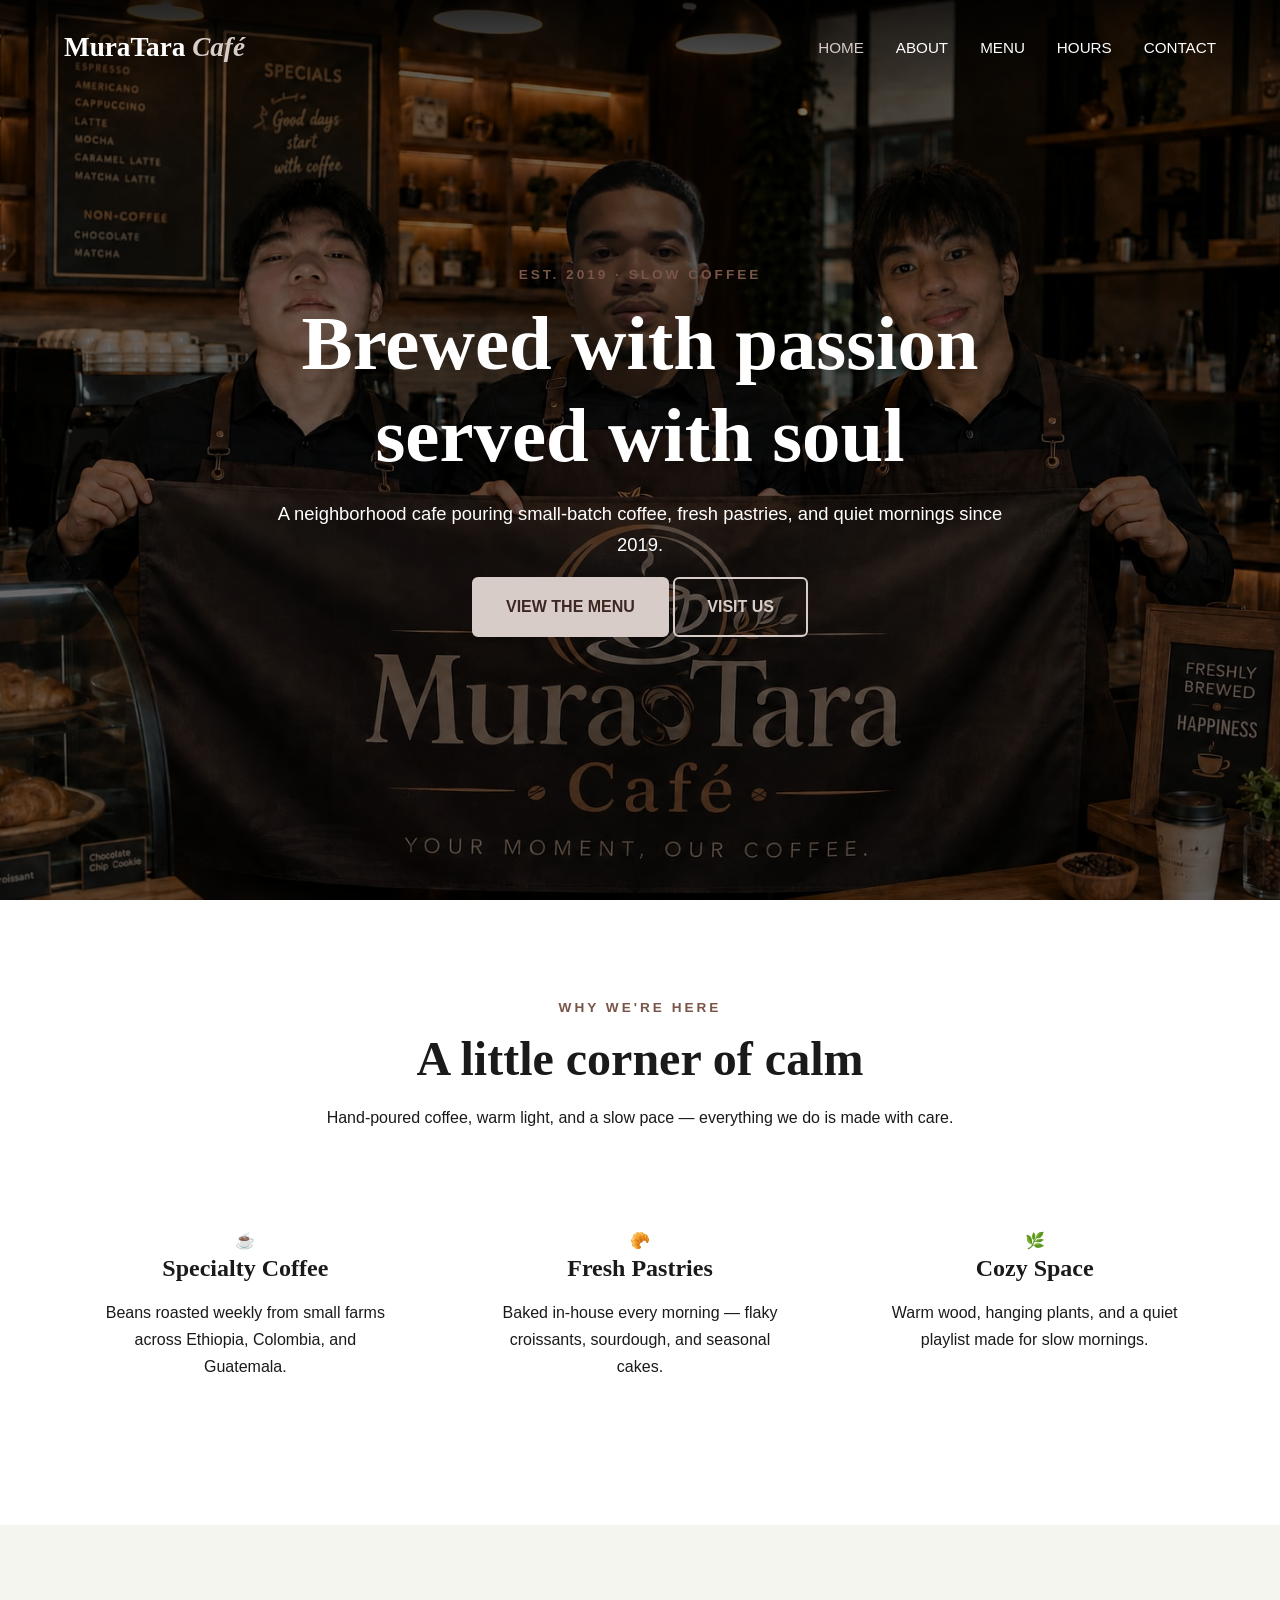
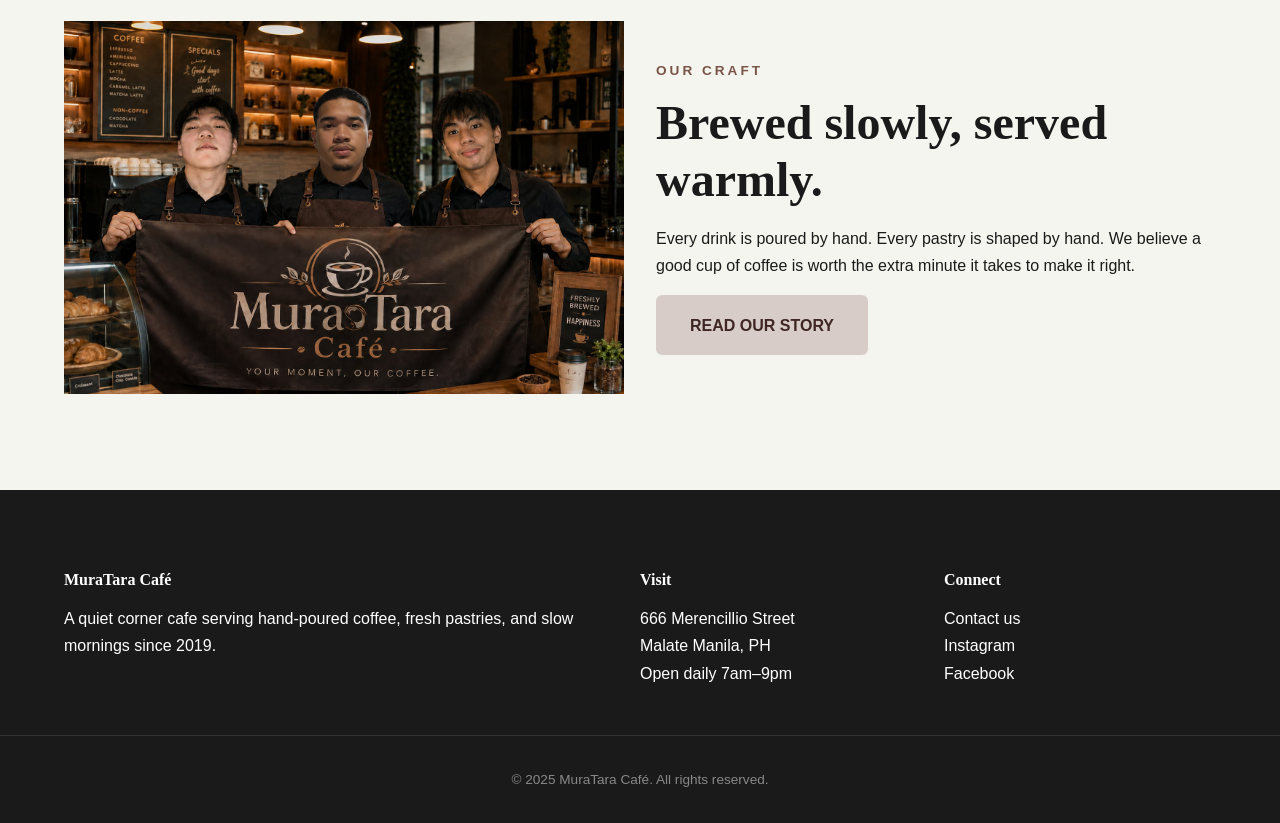
<file: index.html>
<!DOCTYPE html>
<html lang="en">
<head>
  <meta charset="UTF-8" />
  <meta name="viewport" content="width=device-width, initial-scale=1.0" />
  <title>MuraTara Cafe</title>
  <link rel="stylesheet" href="css/style.css" />
</head>
<body>
  <header>
    <div class="nav-container">
      <a href="index.html" class="logo">MuraTara<span> Café</span></a>
      <nav>
        <ul>
          <li><a href="index.html" class="active">Home</a></li>
          <li><a href="pages/about.html">About</a></li>
          <li><a href="pages/menu.html">Menu</a></li>
          <li><a href="pages/schedule.html">Hours</a></li>
          <li><a href="pages/contact.html">Contact</a></li>
        </ul>
      </nav>
    </div>
  </header>

  <main>
    <section class="hero">
      <img src="images/ervin.jpg" alt="Brew & Bloom Cafe Interior" class="bg-img" />
      <div class="bg-overlay"></div>

      <div class="hero-content">
        <span class="eyebrow text-tan">Est. 2019 · Slow Coffee</span>
        <h1>Brewed with passion<br/>served with soul</h1>
        <p>A neighborhood cafe pouring small-batch coffee, fresh pastries, and quiet mornings since 2019.</p>
        <a href="pages/menu.html" class="btn">View the Menu</a>
        <a href="pages/contact.html" class="btn btn-outline">Visit Us</a>
      </div>
    </section>

    <section>
      <div class="container">
        <div class="section-title">
          <span class="eyebrow">Why we're here</span>
          <h2>A little corner of calm</h2>
          <p>Hand-poured coffee, warm light, and a slow pace — everything we do is made with care.</p>
        </div>
        
        <div class="highlights">
          <article class="highlight-card">
            <div class="icon">☕</div>
            <h3>Specialty Coffee</h3>
            <p>Beans roasted weekly from small farms across Ethiopia, Colombia, and Guatemala.</p>
          </article>
          
          <article class="highlight-card">
            <div class="icon">🥐</div>
            <h3>Fresh Pastries</h3>
            <p>Baked in-house every morning — flaky croissants, sourdough, and seasonal cakes.</p>
          </article>
          
          <article class="highlight-card">
            <div class="icon">🌿</div>
            <h3>Cozy Space</h3>
            <p>Warm wood, hanging plants, and a quiet playlist made for slow mornings.</p>
          </article>
        </div>
      </div>
    </section>

    <section class="bg-beige">
      <div class="container">
        <div class="about-grid">
          <img src="images/ervin.jpg" alt="Barista pouring latte art" />
          <div class="about-text">
            <span class="eyebrow">Our craft</span>
            <h2>Brewed slowly, served warmly.</h2>
            <p>Every drink is poured by hand. Every pastry is shaped by hand. We believe a good cup of coffee is worth the extra minute it takes to make it right.</p>
            <a href="pages/about.html" class="btn">Read Our Story</a>
          </div>
        </div>
      </div>
    </section>
  </main>

  <footer>
    <div class="footer-grid">
      <div>
        <h4>MuraTara Café</h4>
        <p>A quiet corner cafe serving hand-poured coffee, fresh pastries, and slow mornings since 2019.</p>
      </div>
      <div>
        <h4>Visit</h4>
        <ul>
         <li>666 Merencillio Street</li>
          <li>Malate Manila, PH</li>
          <li>Open daily 7am–9pm</li>
        </ul>
      </div>
      <div>
        <h4>Connect</h4>
        <ul>
          <li><a href="pages/contact.html">Contact us</a></li>
          <li><a href="#">Instagram</a></li>
          <li><a href="#">Facebook</a></li>
        </ul>
      </div>
    </div>
    <div class="footer-bottom">© 2025 MuraTara Café. All rights reserved.</div>
  </footer>
</body>
</html>
</file>
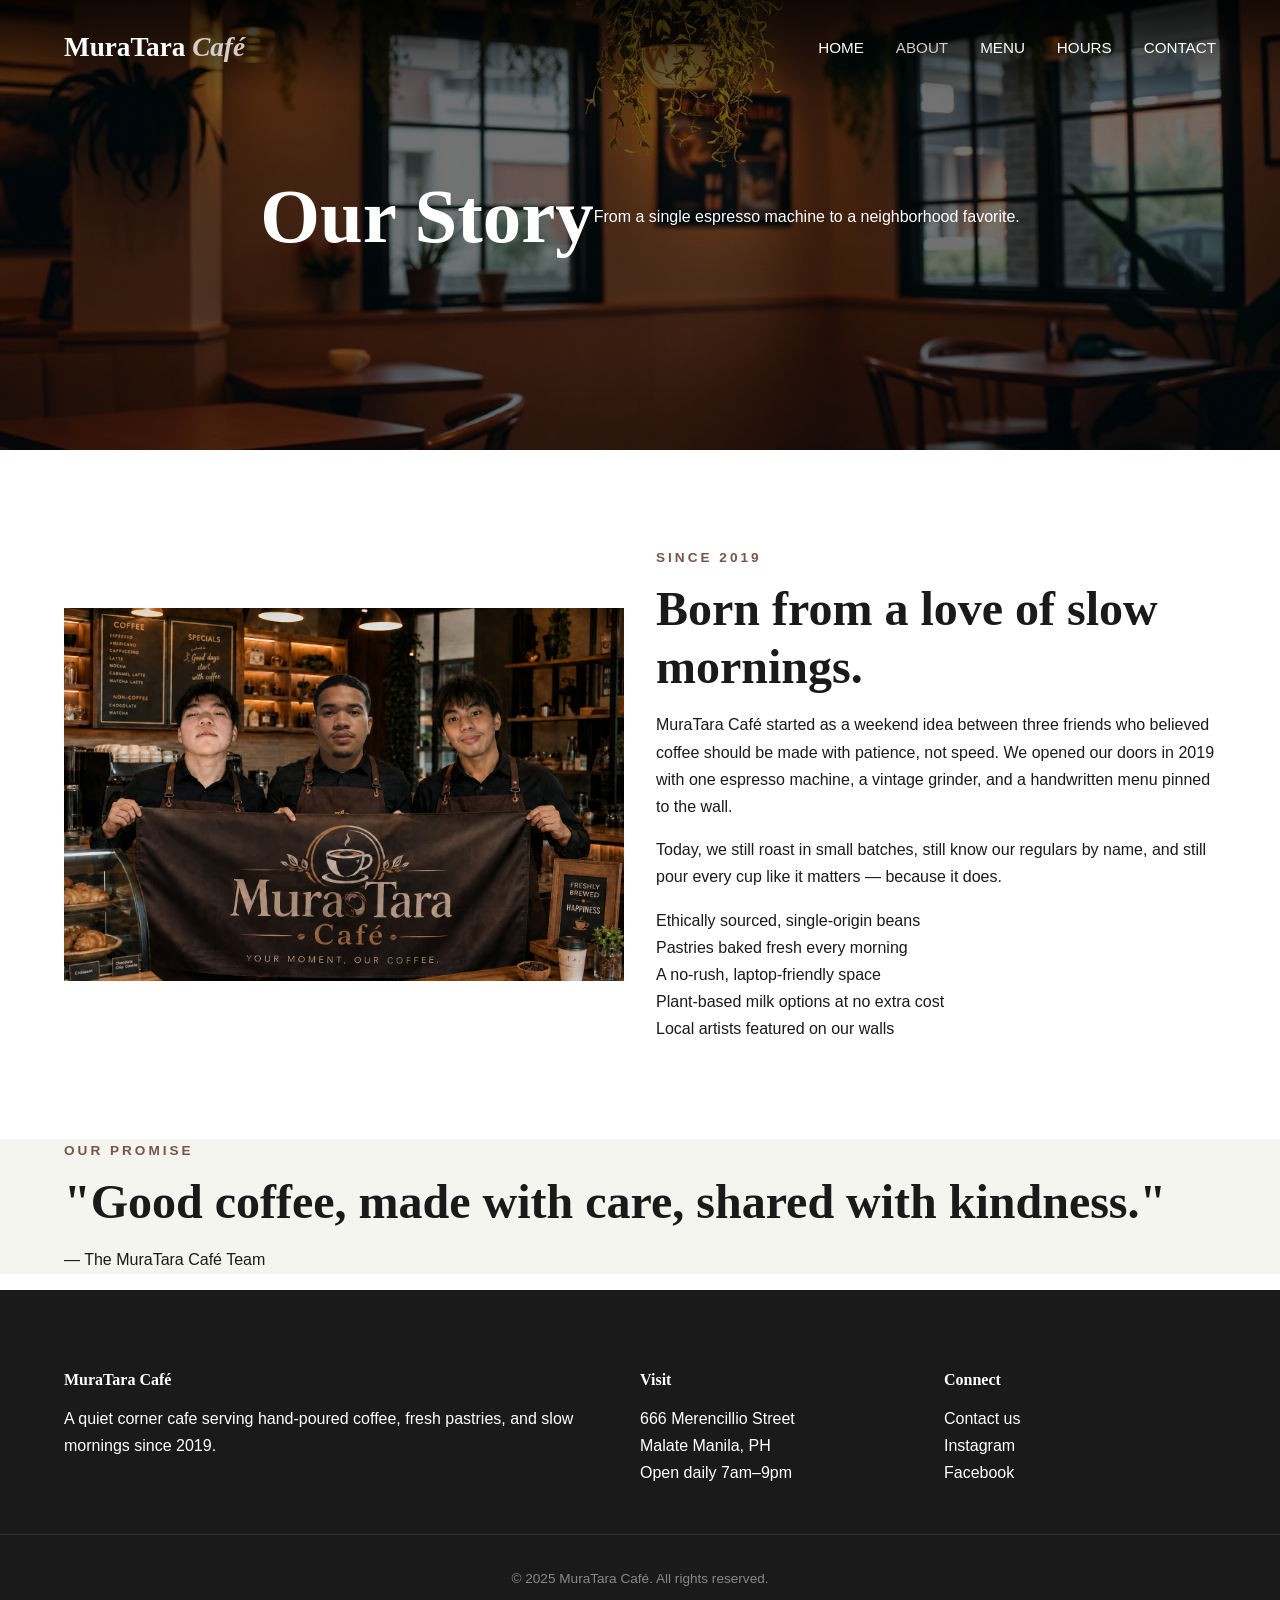
<file: pages/about.html>
<!DOCTYPE html>
<html lang="en">
<head>
  <meta charset="UTF-8" />
  <meta name="viewport" content="width=device-width, initial-scale=1.0" />
  <title>About — Brew & Bloom Cafe</title>
  <link rel="stylesheet" href="../css/style.css" />
</head>
<body>
  <header>
    <div class="nav-container">
      <a href="../index.html" class="logo">MuraTara<span> Café</span></a>
      <nav>
        <ul>
          <li><a href="../index.html">Home</a></li>
          <li><a href="about.html" class="active">About</a></li>
          <li><a href="menu.html">Menu</a></li>
          <li><a href="schedule.html">Hours</a></li>
          <li><a href="contact.html">Contact</a></li>
        </ul>
      </nav>
    </div>
  </header>

  <section class="page-banner">
    <img src="../images/hero.jpg" alt="Coffee beans roasting" class="bg-img" />
    <div class="bg-overlay"></div>

    <h1>Our Story</h1>
    <p>From a single espresso machine to a neighborhood favorite.</p>
  </section>

  <main>
    <section>
      <div class="container">
        <div class="about-grid">
          <img src="../images/ervin.jpg" alt="Barista crafting a pour-over coffee" />
          <article class="about-text">
            <span class="eyebrow">Since 2019</span>
            <h2>Born from a love of slow mornings.</h2>
            <p>MuraTara Café started as a weekend idea between three friends who believed coffee should be made with patience, not speed. We opened our doors in 2019 with one espresso machine, a vintage grinder, and a handwritten menu pinned to the wall.</p>
            <p>Today, we still roast in small batches, still know our regulars by name, and still pour every cup like it matters — because it does.</p>

            <ul aria-label="What we value">
              <li>Ethically sourced, single-origin beans</li>
              <li>Pastries baked fresh every morning</li>
              <li>A no-rush, laptop-friendly space</li>
              <li>Plant-based milk options at no extra cost</li>
              <li>Local artists featured on our walls</li>
            </ul>
          </article>
        </div>
      </div>
    </section>

    <aside class="bg-beige quote-section">
      <div class="container">
        <span class="eyebrow">Our promise</span>
        <h2 class="italic">"Good coffee, made with care, shared with kindness."</h2>
        <p>— The MuraTara Café Team</p>
      </div>
    </aside>
  </main>

  <footer>
    <div class="footer-grid">
      <div>
        <h4>MuraTara Café</h4>
        <p>A quiet corner cafe serving hand-poured coffee, fresh pastries, and slow mornings since 2019.</p>
      </div>
      <div>
        <h4>Visit</h4>
        <ul>
         <li>666 Merencillio Street</li>
          <li>Malate Manila, PH</li>
          <li>Open daily 7am–9pm</li>
        </ul>
      </div>
      <div>
        <h4>Connect</h4>
        <ul>
          <li><a href="contact.html">Contact us</a></li>
          <li><a href="#">Instagram</a></li>
          <li><a href="#">Facebook</a></li>
        </ul>
      </div>
    </div>
    <div class="footer-bottom">© 2025 MuraTara Café. All rights reserved.</div>
  </footer>
</body>
</html>
</file>
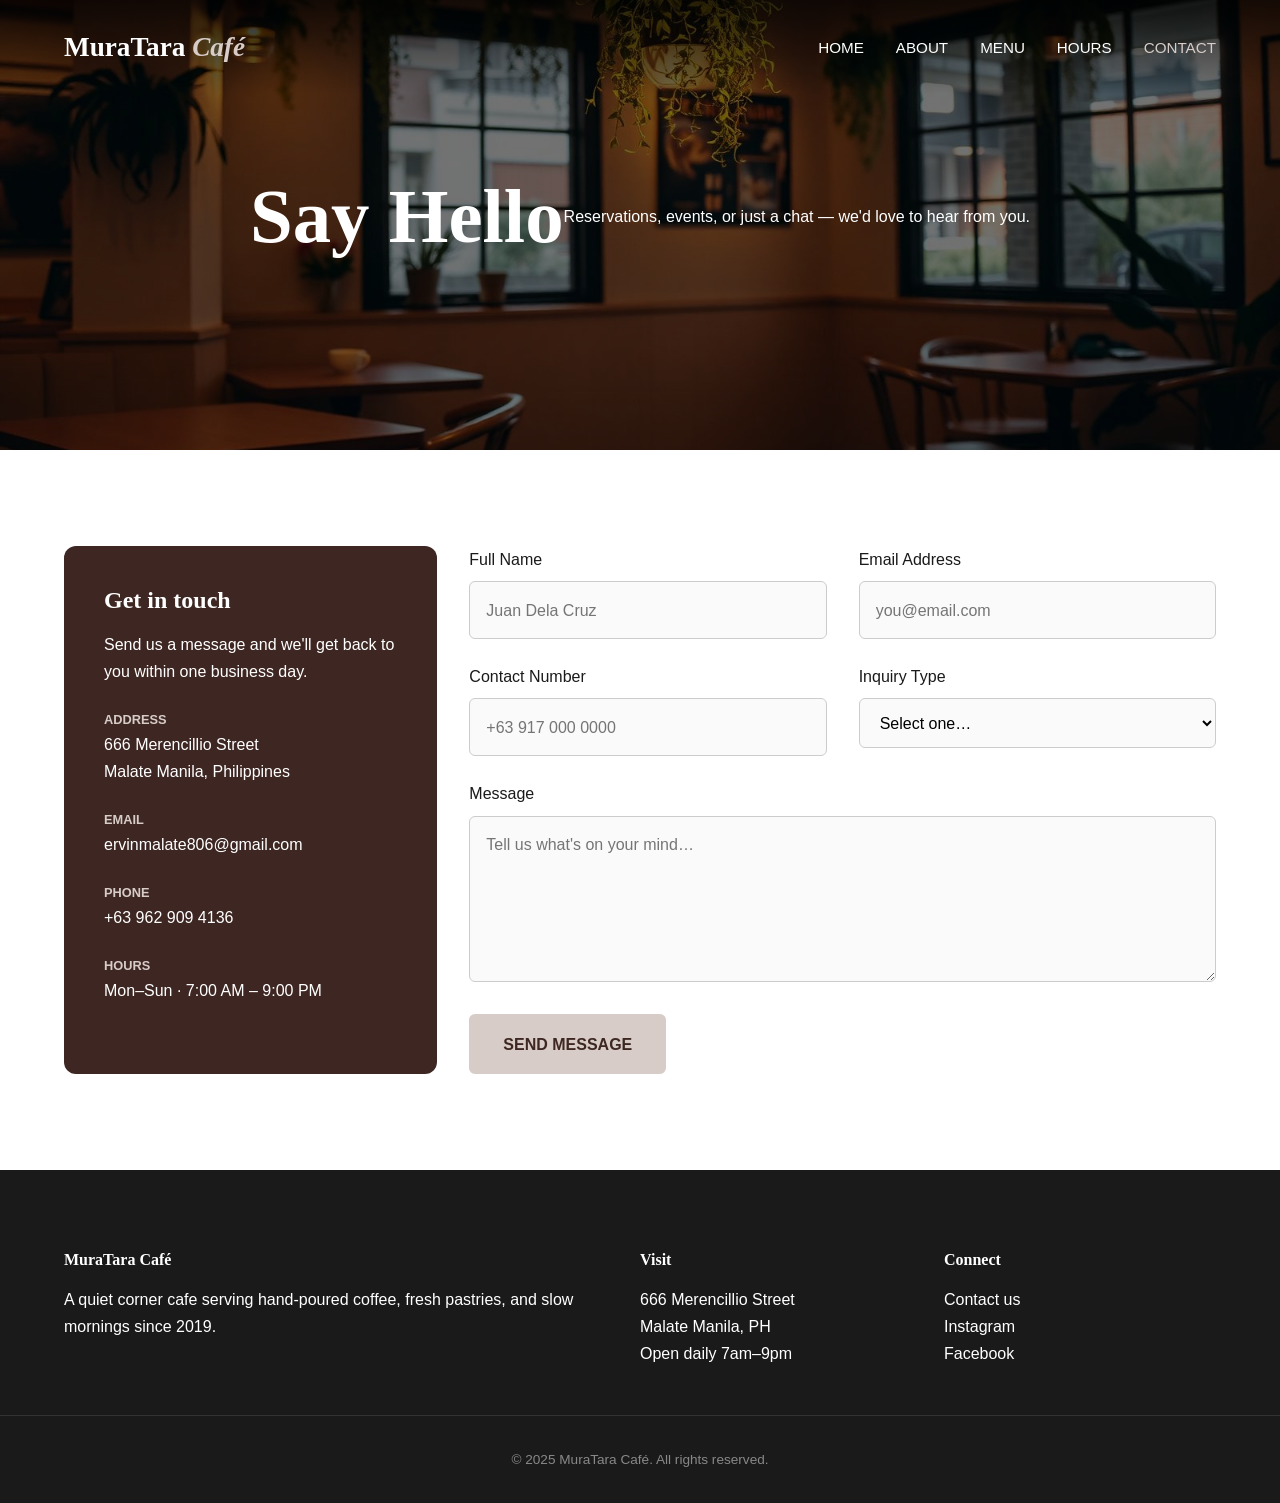
<file: pages/contact.html>
<!DOCTYPE html>
<html lang="en">
<head>
  <meta charset="UTF-8" />
  <meta name="viewport" content="width=device-width, initial-scale=1.0" />
  <title>Contact — Brew & Bloom Cafe</title>
  <link rel="stylesheet" href="../css/style.css" />
</head>
<body>
  <header>
    <div class="nav-container">
      <a href="../index.html" class="logo">MuraTara<span> Café</span></a>
      <nav>
        <ul>
          <li><a href="../index.html">Home</a></li>
          <li><a href="about.html">About</a></li>
          <li><a href="menu.html">Menu</a></li>
          <li><a href="schedule.html">Hours</a></li>
          <li><a href="contact.html" class="active">Contact</a></li>
        </ul>
      </nav>
    </div>
  </header>

  <section class="page-banner">
    <img src="../images/hero.jpg" alt="Cafe exterior" class="bg-img" />
    <div class="bg-overlay"></div>

    <h1>Say Hello</h1>
    <p>Reservations, events, or just a chat — we'd love to hear from you.</p>
  </section>

  <main>
    <section>
      <div class="container">
        <div class="contact-grid">
          <aside class="contact-info">
            <h3>Get in touch</h3>
            <p>Send us a message and we'll get back to you within one business day.</p>

            <div class="info-item">
              <strong>Address</strong>
              666 Merencillio Street<br/>Malate Manila, Philippines
            </div>
            <div class="info-item">
              <strong>Email</strong>
              ervinmalate806@gmail.com
            </div>
            <div class="info-item">
              <strong>Phone</strong>
              +63 962 909 4136
            </div>
            <div class="info-item">
              <strong>Hours</strong>
              Mon–Sun · 7:00 AM – 9:00 PM
            </div>
          </aside>

          <form action="mailto:ervinmalate806@gmail.com" method="post" enctype="text/plain">
            <div class="form-row">
              <div class="form-group">
                <label for="name">Full Name</label>
                <input type="text" id="name" name="Full_Name" placeholder="Juan Dela Cruz" required />
              </div>
              <div class="form-group">
                <label for="email">Email Address</label>
                <input type="email" id="email" name="Email" placeholder="you@email.com" required />
              </div>
            </div>

            <div class="form-row">
              <div class="form-group">
                <label for="phone">Contact Number</label>
                <input type="tel" id="phone" name="Contact_Number" placeholder="+63 917 000 0000" required />
              </div>
              <div class="form-group">
                <label for="subject">Inquiry Type</label>
                <select id="subject" name="Subject" required>
                  <option value="">Select one…</option>
                  <option>General Inquiry</option>
                  <option>Reservation</option>
                  <option>Event Booking</option>
                  <option>Catering</option>
                  <option>Feedback</option>
                </select>
              </div>
            </div>

            <div class="form-group">
              <label for="message">Message</label>
              <textarea id="message" name="Message" rows="5" placeholder="Tell us what's on your mind…" required></textarea>
            </div>

            <button type="submit" class="btn">Send Message</button>
          </form>
        </div>
      </div>
    </section>
  </main>

  <footer>
    <div class="footer-grid">
      <div>
        <h4>MuraTara Café</h4>
        <p>A quiet corner cafe serving hand-poured coffee, fresh pastries, and slow mornings since 2019.</p>
      </div>
      <div>
        <h4>Visit</h4>
        <ul>
          <li>666 Merencillio Street</li>
          <li>Malate Manila, PH</li>
          <li>Open daily 7am–9pm</li>
        </ul>
      </div>
      <div>
        <h4>Connect</h4>
        <ul>
          <li><a href="contact.html">Contact us</a></li>
          <li><a href="#">Instagram</a></li>
          <li><a href="#">Facebook</a></li>
        </ul>
      </div>
    </div>
    <div class="footer-bottom">© 2025 MuraTara Café. All rights reserved.</div>
  </footer>
</body>
</html>
</file>
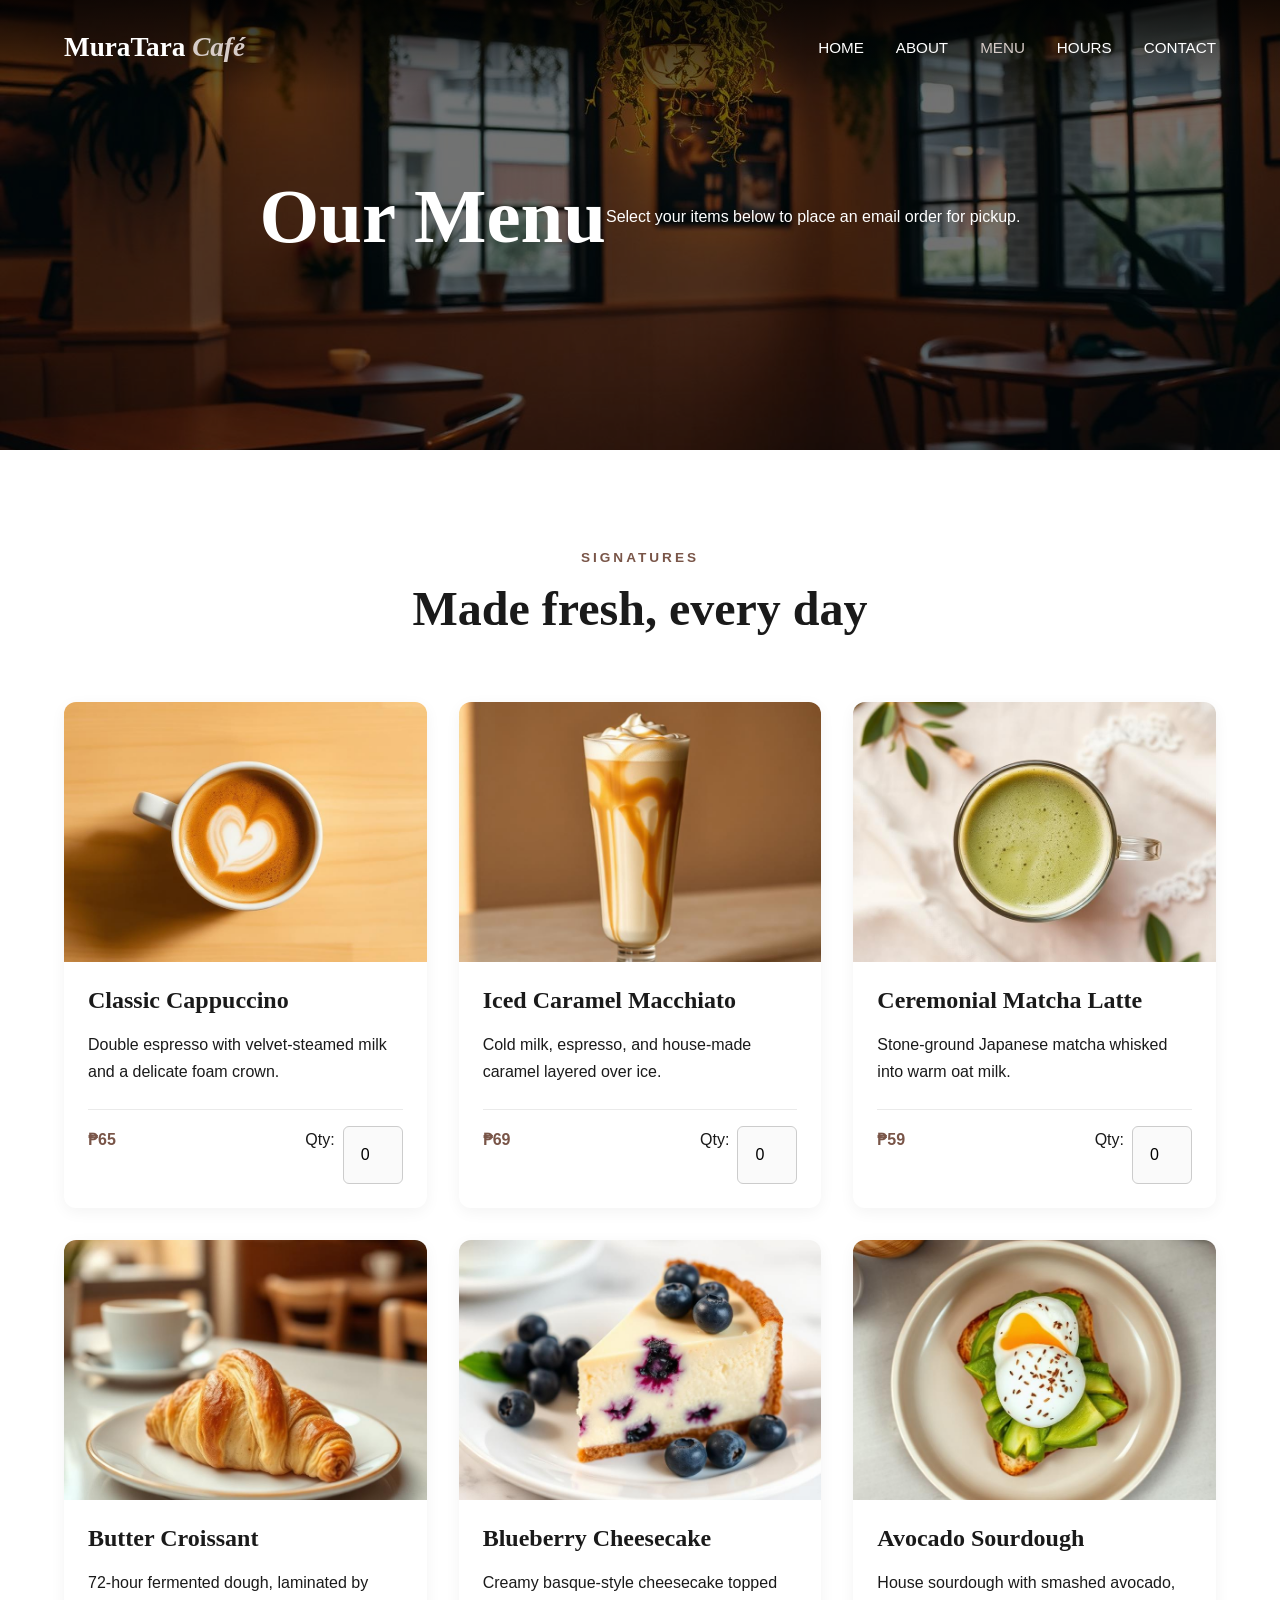
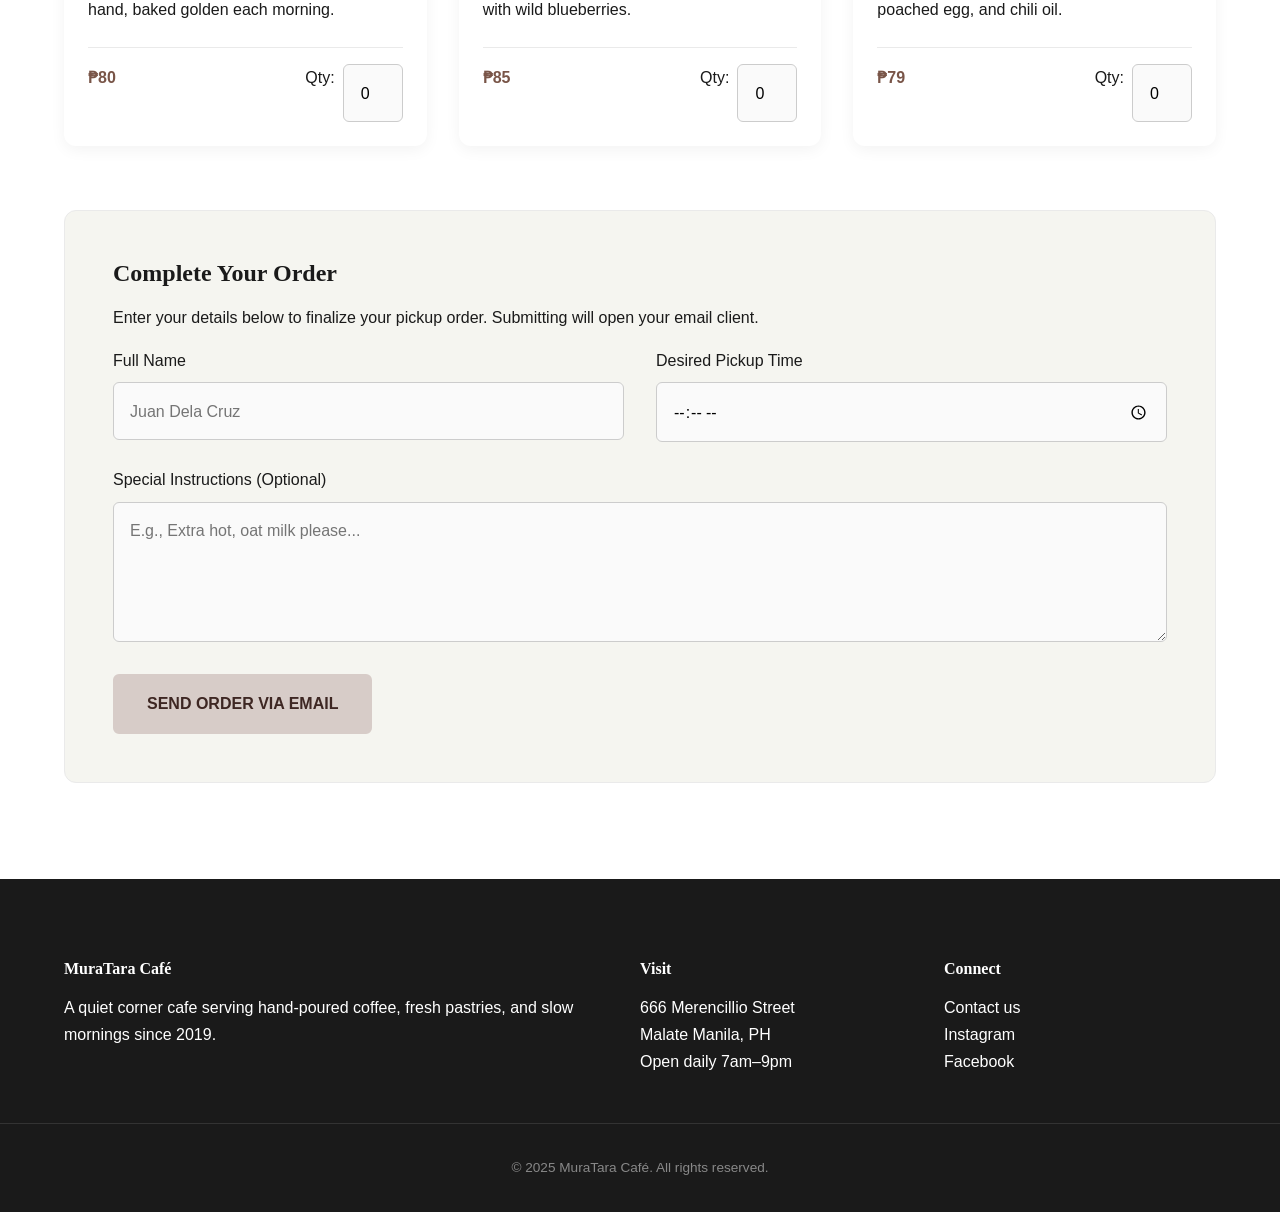
<file: pages/menu.html>
<!DOCTYPE html>
<html lang="en">
<head>
  <meta charset="UTF-8" />
  <meta name="viewport" content="width=device-width, initial-scale=1.0" />
  <title>Menu & Order — Brew & Bloom Cafe</title>
  <link rel="stylesheet" href="../css/style.css" />
</head>
<body>
  <header>
    <div class="nav-container">
      <a href="../index.html" class="logo">MuraTara<span> Café</span></a>
      <nav>
        <ul>
          <li><a href="../index.html">Home</a></li>
          <li><a href="about.html">About</a></li>
          <li><a href="menu.html" class="active">Menu</a></li>
          <li><a href="schedule.html">Hours</a></li>
          <li><a href="contact.html">Contact</a></li>
        </ul>
      </nav>
    </div>
  </header>

  <section class="page-banner">
    <img src="../images/hero.jpg" alt="Coffee spread" class="bg-img" />
    <div class="bg-overlay"></div>

    <h1>Our Menu</h1>
    <p>Select your items below to place an email order for pickup.</p>
  </section>

  <main>
    <section>
      <div class="container">
        <div class="section-title">
          <span class="eyebrow">Signatures</span>
          <h2>Made fresh, every day</h2>
        </div>

        <!-- Order Form connected to Gmail via mailto -->
        <!-- REPLACE "your-email@gmail.com" WITH YOUR ACTUAL GMAIL ADDRESS -->
        <form action="mailto:ervinmalate806@gmail.com?subject=New Cafe Order" method="POST" enctype="text/plain" class="order-form">
          
          <div class="card-grid">
            <!-- Item 1 -->
            <article class="card">
              <img src="../images/cappuccino.jpg" alt="Cappuccino with latte art" />
              <div class="card-body">
                <h3>Classic Cappuccino</h3>
                <p>Double espresso with velvet-steamed milk and a delicate foam crown.</p>
                <div class="price-row">
                  <div class="price">₱65</div>
                  <div class="qty-control">
                    <label for="qty-cap">Qty:</label>
                    <input type="number" id="qty-cap" name="Qty_Classic_Cappuccino" min="0" value="0" class="qty-input" />
                  </div>
                </div>
              </div>
            </article>

            <!-- Item 2 -->
            <article class="card">
              <img src="../images/macchiato.jpg" alt="Iced caramel macchiato" />
              <div class="card-body">
                <h3>Iced Caramel Macchiato</h3>
                <p>Cold milk, espresso, and house-made caramel layered over ice.</p>
                <div class="price-row">
                  <div class="price">₱69</div>
                  <div class="qty-control">
                    <label for="qty-mac">Qty:</label>
                    <input type="number" id="qty-mac" name="Qty_Iced_Caramel_Macchiato" min="0" value="0" class="qty-input" />
                  </div>
                </div>
              </div>
            </article>

            <!-- Item 3 -->
            <article class="card">
              <img src="../images/matcha.jpg" alt="Matcha latte" />
              <div class="card-body">
                <h3>Ceremonial Matcha Latte</h3>
                <p>Stone-ground Japanese matcha whisked into warm oat milk.</p>
                <div class="price-row">
                  <div class="price">₱59</div>
                  <div class="qty-control">
                    <label for="qty-mat">Qty:</label>
                    <input type="number" id="qty-mat" name="Qty_Matcha_Latte" min="0" value="0" class="qty-input" />
                  </div>
                </div>
              </div>
            </article>

            <!-- Item 4 -->
            <article class="card">
              <img src="../images/croissant.jpg" alt="Butter croissant" />
              <div class="card-body">
                <h3>Butter Croissant</h3>
                <p>72-hour fermented dough, laminated by hand, baked golden each morning.</p>
                <div class="price-row">
                  <div class="price">₱80</div>
                  <div class="qty-control">
                    <label for="qty-cro">Qty:</label>
                    <input type="number" id="qty-cro" name="Qty_Butter_Croissant" min="0" value="0" class="qty-input" />
                  </div>
                </div>
              </div>
            </article>

            <!-- Item 5 -->
            <article class="card">
              <img src="../images/cheesecake.jpg" alt="Blueberry cheesecake" />
              <div class="card-body">
                <h3>Blueberry Cheesecake</h3>
                <p>Creamy basque-style cheesecake topped with wild blueberries.</p>
                <div class="price-row">
                  <div class="price">₱85</div>
                  <div class="qty-control">
                    <label for="qty-che">Qty:</label>
                    <input type="number" id="qty-che" name="Qty_Blueberry_Cheesecake" min="0" value="0" class="qty-input" />
                  </div>
                </div>
              </div>
            </article>

            <!-- Item 6 -->
            <article class="card">
              <img src="../images/toast.jpg" alt="Avocado toast with poached egg" />
              <div class="card-body">
                <h3>Avocado Sourdough</h3>
                <p>House sourdough with smashed avocado, poached egg, and chili oil.</p>
                <div class="price-row">
                  <div class="price">₱79</div>
                  <div class="qty-control">
                    <label for="qty-avo">Qty:</label>
                    <input type="number" id="qty-avo" name="Qty_Avocado_Sourdough" min="0" value="0" class="qty-input" />
                  </div>
                </div>
              </div>
            </article>
          </div>

          <!-- Customer Order Details Checkout Box -->
          <div class="order-checkout bg-beige">
            <h3>Complete Your Order</h3>
            <p>Enter your details below to finalize your pickup order. Submitting will open your email client.</p>
            
            <div class="form-row">
              <div class="form-group">
                <label for="customer-name">Full Name</label>
                <input type="text" id="customer-name" name="Customer_Name" placeholder="Juan Dela Cruz" required />
              </div>
              <div class="form-group">
                <label for="pickup-time">Desired Pickup Time</label>
                <input type="time" id="pickup-time" name="Pickup_Time" required />
              </div>
            </div>
            
            <div class="form-group">
              <label for="order-notes">Special Instructions (Optional)</label>
              <textarea id="order-notes" name="Special_Instructions" rows="3" placeholder="E.g., Extra hot, oat milk please..."></textarea>
            </div>

            <button type="submit" class="btn">Send Order via Email</button>
          </div>
        </form>

      </div>
    </section>
  </main>

  <footer>
    <div class="footer-grid">
      <div>
        <h4>MuraTara Café</h4>
        <p>A quiet corner cafe serving hand-poured coffee, fresh pastries, and slow mornings since 2019.</p>
      </div>
      <div>
        <h4>Visit</h4>
        <ul>
          <li>666 Merencillio Street</li>
          <li>Malate Manila, PH</li>
          <li>Open daily 7am–9pm</li>
        </ul>
      </div>
      <div>
        <h4>Connect</h4>
        <ul>
          <li><a href="contact.html">Contact us</a></li>
          <li><a href="#">Instagram</a></li>
          <li><a href="#">Facebook</a></li>
        </ul>
      </div>
    </div>
    <div class="footer-bottom">© 2025 MuraTara Café. All rights reserved.</div>
  </footer>
</body>
</html>
</file>
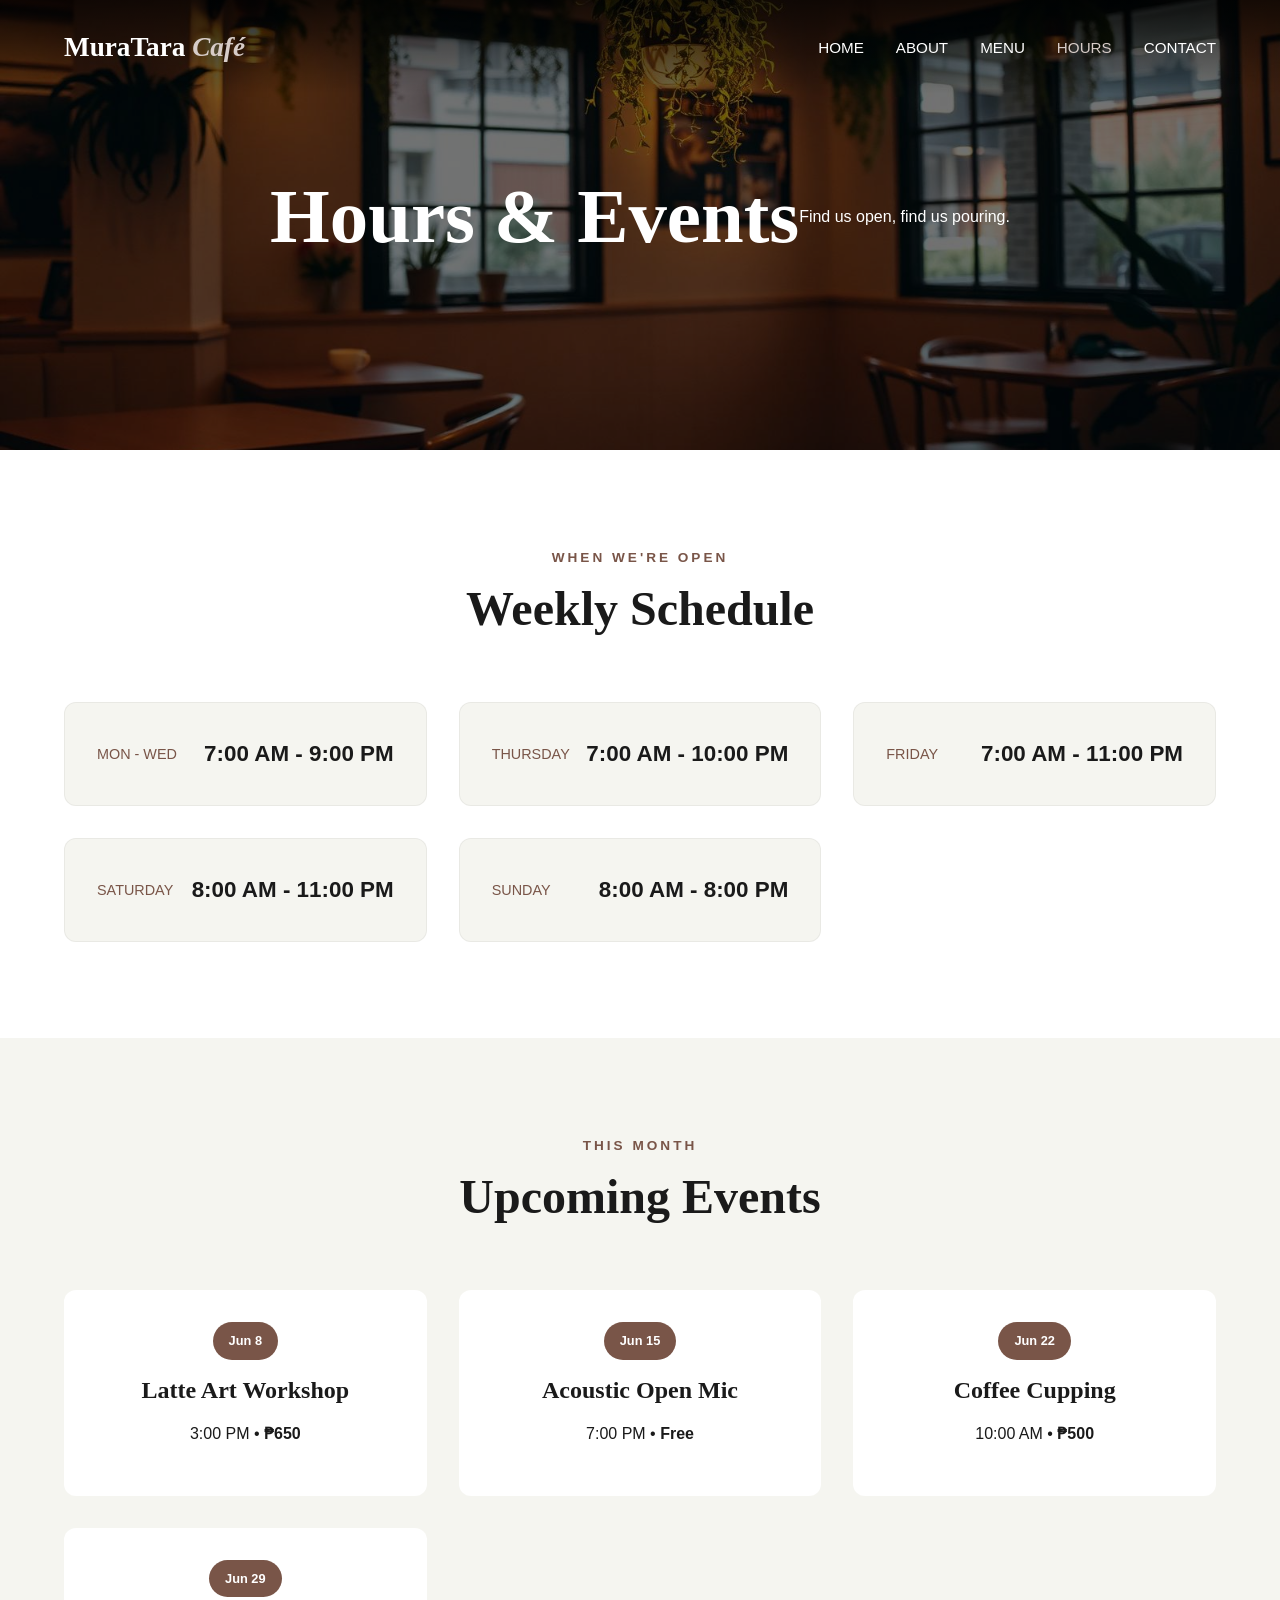
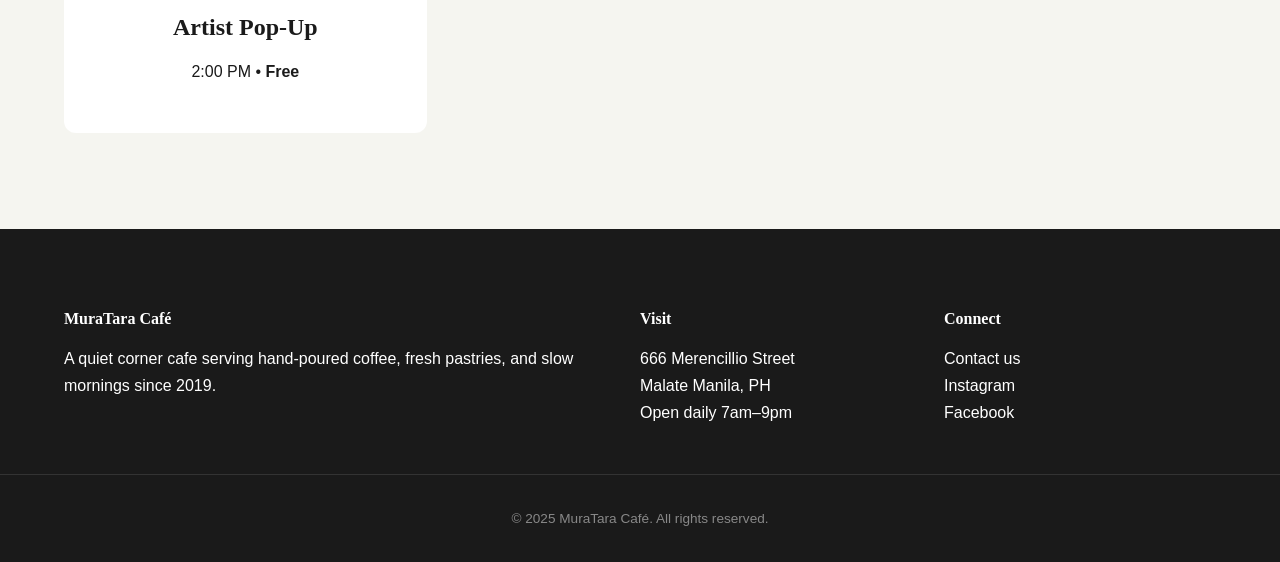
<file: pages/schedule.html>
<!DOCTYPE html>
<html lang="en">
<head>
  <meta charset="UTF-8" />
  <meta name="viewport" content="width=device-width, initial-scale=1.0" />
  <title>Hours & Events — Brew & Bloom Cafe</title>
  <link rel="stylesheet" href="../css/style.css" />
</head>
<body>
  <header>
    <div class="nav-container">
      <a href="../index.html" class="logo">MuraTara<span> Café</span></a>
      <nav>
        <ul>
          <li><a href="../index.html">Home</a></li>
          <li><a href="about.html">About</a></li>
          <li><a href="menu.html">Menu</a></li>
          <li><a href="schedule.html" class="active">Hours</a></li>
          <li><a href="contact.html">Contact</a></li>
        </ul>
      </nav>
    </div>
  </header>

  <section class="page-banner">
    <img src="../images/hero.jpg" alt="Coffee beans background" class="bg-img" />
    <div class="bg-overlay"></div>
    
    <h1>Hours & Events</h1>
    <p>Find us open, find us pouring.</p>
  </section>

  <main>
  <!-- Weekly Hours as Cards -->
  <section>
    <div class="container">
      <div class="section-title">
        <span class="eyebrow">When we're open</span>
        <h2>Weekly Schedule</h2>
      </div>

      <div class="hours-grid">
        <div class="hour-card"><span>Mon - Wed</span> <strong>7:00 AM - 9:00 PM</strong></div>
        <div class="hour-card"><span>Thursday</span> <strong>7:00 AM - 10:00 PM</strong></div>
        <div class="hour-card"><span>Friday</span> <strong>7:00 AM - 11:00 PM</strong></div>
        <div class="hour-card"><span>Saturday</span> <strong>8:00 AM - 11:00 PM</strong></div>
        <div class="hour-card"><span>Sunday</span> <strong>8:00 AM - 8:00 PM</strong></div>
      </div>
    </div>
  </section>

  <!-- Events as Highlight Tiles -->
  <section class="bg-beige">
    <div class="container">
      <div class="section-title">
        <span class="eyebrow">This month</span>
        <h2>Upcoming Events</h2>
      </div>

      <div class="event-grid">
        <div class="event-card">
          <div class="date-badge">Jun 8</div>
          <h3>Latte Art Workshop</h3>
          <p>3:00 PM • <strong>₱650</strong></p>
        </div>
        <div class="event-card">
          <div class="date-badge">Jun 15</div>
          <h3>Acoustic Open Mic</h3>
          <p>7:00 PM • <strong>Free</strong></p>
        </div>
        <div class="event-card">
          <div class="date-badge">Jun 22</div>
          <h3>Coffee Cupping</h3>
          <p>10:00 AM • <strong>₱500</strong></p>
        </div>
        <div class="event-card">
          <div class="date-badge">Jun 29</div>
          <h3>Artist Pop-Up</h3>
          <p>2:00 PM • <strong>Free</strong></p>
        </div>
      </div>
    </div>
  </section>
</main>

  <footer>
    <div class="footer-grid">
      <div>
        <h4>MuraTara Café</h4>
        <p>A quiet corner cafe serving hand-poured coffee, fresh pastries, and slow mornings since 2019.</p>
      </div>
      <div>
        <h4>Visit</h4>
        <ul>
          <li>666 Merencillio Street</li>
          <li>Malate Manila, PH</li>
          <li>Open daily 7am–9pm</li>
        </ul>
      </div>
      <div>
        <h4>Connect</h4>
        <ul>
          <li><a href="contact.html">Contact us</a></li>
          <li><a href="#">Instagram</a></li>
          <li><a href="#">Facebook</a></li>
        </ul>
      </div>
    </div>
    <div class="footer-bottom">© 2025 MuraTara Café. All rights reserved.</div>
  </footer>
</body>
</html>
</file>
<file: css/style.css>
/* ==========================================================================
   1. ROOT VARIABLES
   I keep all colors, fonts, and effects here so I can easily reuse them
   ========================================================================== */
:root {
  /* Main colors */
  --black: #1a1a1a;
  --dark-brown: #3e2723;
  --brown: #795548;
  --tan: #d7ccc8;
  --beige: #f5f5f0;
  --white: #ffffff;
  --gray: #f4f4f4;

  /* Fonts */
  --font-sans: 'Inter', sans-serif;
  --font-serif: 'Playfair Display', serif;

  /* Shadows */
  --shadow-sm: 0 4px 15px rgba(0,0,0,0.05);
  --shadow-md: 0 10px 30px rgba(0,0,0,0.08);

  /* UI settings */
  --radius: 12px;
  --transition: 0.3s ease;
}


/* ==========================================================================
   2. RESET (Remove default browser styles)
   Makes all browsers look the same
   ========================================================================== */
* {
  margin: 0;
  padding: 0;
  box-sizing: border-box;
}

html {
  scroll-behavior: smooth;
  font-size: 16px;
}

body {
  font-family: var(--font-sans);
  color: var(--black);
  background: var(--white);
  line-height: 1.7;
  overflow-x: hidden;
}

img {
  width: 100%;
  height: auto;
  display: block;
}

ul {
  list-style: none;
}

a {
  text-decoration: none;
  color: inherit;
  transition: var(--transition);
}

button,
input,
textarea,
select {
  font: inherit;
}


/* ==========================================================================
   3. TYPOGRAPHY
   Controls headings and text appearance
   ========================================================================== */
h1, h2, h3, h4, h5, h6 {
  font-family: var(--font-serif);
  line-height: 1.2;
  margin-bottom: 1rem;
  font-weight: 700;
}

h1 { font-size: clamp(2.5rem, 6vw, 5rem); }
h2 { font-size: clamp(2rem, 5vw, 3rem); }
h3 { font-size: 1.5rem; }

p {
  margin-bottom: 1rem;
}

.section-title {
  text-align: center;
  margin-bottom: 4rem;
}

.eyebrow {
  display: block;
  color: var(--brown);
  text-transform: uppercase;
  letter-spacing: 3px;
  font-size: 0.85rem;
  margin-bottom: 0.7rem;
  font-weight: 600;
}


/* ==========================================================================
   4. LAYOUT (Structure and spacing)
   ========================================================================== */
.container {
  width: min(90%, 1200px);
  margin-inline: auto;
}

section {
  padding: 6rem 0;
}

.bg-beige {
  background: var(--beige);
}


/* ==========================================================================
   5. HEADER (Navigation bar)
   ========================================================================== */
header {
  position: absolute;
  top: 0;
  left: 0;
  width: 100%;
  z-index: 1000;
  padding: 1.5rem 0;

  background: linear-gradient(to bottom, rgba(0,0,0,0.65), transparent);
}

.nav-container {
  width: min(90%, 1200px);
  margin-inline: auto;

  display: flex;
  justify-content: space-between;
  align-items: center;
}

.logo {
  font-family: var(--font-serif);
  font-size: 1.7rem;
  color: var(--white);
  font-weight: 700;
}

.logo span {
  color: var(--tan);
  font-style: italic;
}

nav ul {
  display: flex;
  gap: 2rem;
  align-items: center;
}

nav a {
  color: var(--white);
  text-transform: uppercase;
  font-size: 0.95rem;
}

nav a:hover,
nav a.active {
  color: var(--tan);
}


/* ==========================================================================
   6. HERO & PAGE BANNER
   Big background image section
   ========================================================================== */
.hero,
.page-banner {
  position: relative;
  display: flex;
  justify-content: center;
  align-items: center;
  text-align: center;
  color: var(--white);
  overflow: hidden;
}

.hero {
  min-height: 100vh;
}

.page-banner {
  min-height: 50vh;
}

.bg-img {
  position: absolute;
  inset: 0;
  width: 100%;
  height: 100%;
  object-fit: cover;
  z-index: -2;
}

.bg-overlay {
  position: absolute;
  inset: 0;
  background: rgba(0,0,0,0.55);
  z-index: -1;
}

.hero-content {
  max-width: 800px;
  padding: 2rem;
}

.hero-content p {
  font-size: 1.15rem;
}


/* ==========================================================================
   7. BUTTONS
   ========================================================================== */
.btn {
  display: inline-block;
  padding: 0.9rem 2rem;
  background: var(--tan);
  color: var(--dark-brown);

  border: 2px solid var(--tan);
  border-radius: 6px;

  text-transform: uppercase;
  font-weight: 600;

  transition: var(--transition);
}

.btn:hover {
  background: transparent;
  color: var(--tan);
}

.btn-outline {
  background: transparent;
  color: var(--tan);
}

.btn-outline:hover {
  background: var(--tan);
  color: var(--dark-brown);
}


/* ==========================================================================
   8. CARD SYSTEM (Reusable boxes)
   ========================================================================== */
.highlights,
.card-grid,
.event-grid {
  display: grid;
  gap: 2rem;
}

.highlights {
  grid-template-columns: repeat(auto-fit, minmax(280px, 1fr));
}

.card-grid {
  grid-template-columns: repeat(auto-fit, minmax(320px, 1fr));
}

.event-grid {
  grid-template-columns: repeat(auto-fit, minmax(280px, 1fr));
}

.highlight-card,
.card,
.event-card {
  background: var(--white);
  border-radius: var(--radius);
  transition: var(--transition);
}

.card {
  overflow: hidden;
  box-shadow: var(--shadow-sm);
}

.card img {
  height: 260px;
  object-fit: cover;
}

.card-body {
  padding: 1.5rem;
}

.highlight-card,
.event-card {
  padding: 2rem;
  text-align: center;
}

.highlight-card:hover,
.card:hover,
.event-card:hover {
  transform: translateY(-6px);
  box-shadow: var(--shadow-md);
}

.date-badge {
  display: inline-block;
  background: var(--brown);
  color: var(--white);
  padding: 0.5rem 1rem;
  border-radius: 50px;
  font-size: 0.8rem;
  font-weight: 700;
  margin-bottom: 1rem;
}


/* ==========================================================================
   9. SCHEDULE SECTION
   ========================================================================== */
.schedule-section {
  background: var(--gray);
}

.hours-grid {
  display: grid;
  grid-template-columns: repeat(auto-fit, minmax(280px, 1fr));
  gap: 2rem;
  margin-top: 3rem;
}

.hour-card {
  background: var(--beige);
  padding: 2rem;
  border-radius: var(--radius);

  display: flex;
  justify-content: space-between;
  align-items: center;
  gap: 1rem;

  border: 1px solid rgba(0,0,0,0.05);
  transition: var(--transition);
}

.hour-card:hover {
  transform: translateY(-5px);
  box-shadow: var(--shadow-md);
}

.hour-card span {
  color: var(--brown);
  text-transform: uppercase;
  font-size: 0.9rem;
}

.hour-card strong {
  font-size: 1.4rem;
  white-space: nowrap;
}


/* ==========================================================================
   10. ABOUT / CONTACT / FOOTER GRIDS
   ========================================================================== */
.about-grid,
.contact-grid,
.form-row,
.footer-grid {
  display: grid;
  gap: 2rem;
}

.about-grid {
  grid-template-columns: repeat(2, 1fr);
  align-items: center;
}

.contact-grid {
  grid-template-columns: 1fr 2fr;
}

.form-row {
  grid-template-columns: repeat(2, 1fr);
}

.footer-grid {
  width: min(90%, 1200px);
  margin-inline: auto;
  grid-template-columns: 2fr 1fr 1fr;
}

.contact-info {
  background: var(--dark-brown);
  color: var(--white);
  padding: 2.5rem;
  border-radius: var(--radius);
}

.info-item {
  margin-top: 1.5rem;
}

.info-item strong {
  color: var(--tan);
  font-size: 0.8rem;
  text-transform: uppercase;
  display: block;
}


/* ==========================================================================
   11. FORMS
   ========================================================================== */
.form-group {
  margin-bottom: 1.5rem;
}

label {
  display: block;
  margin-bottom: 0.5rem;
}

input,
select,
textarea {
  width: 100%;
  padding: 0.9rem 1rem;
  border: 1px solid #ccc;
  background: #fafafa;
  border-radius: 6px;
}

textarea {
  min-height: 140px;
  resize: vertical;
}


/* ==========================================================================
   12. PRICING / ORDER
   ========================================================================== */
.price-row {
  display: flex;
  justify-content: space-between;
  margin-top: 1.5rem;
  padding-top: 1rem;
  border-top: 1px solid #eaeaea;
}

.price {
  color: var(--brown);
  font-weight: bold;
}

.qty-control {
  display: flex;
  gap: 0.5rem;
}

.qty-input {
  width: 60px;
  text-align: center;
}

.order-checkout {
  margin-top: 4rem;
  padding: 3rem;
  border: 1px solid #eaeaea;
  border-radius: var(--radius);
}


/* ==========================================================================
   13. TABLES
   ========================================================================== */
.table-wrapper {
  overflow-x: auto;
  background: var(--white);
  border-radius: var(--radius);
  box-shadow: var(--shadow-sm);
}

table {
  width: 100%;
  min-width: 600px;
  border-collapse: collapse;
}

th, td {
  padding: 1rem;
  border-bottom: 1px solid #eaeaea;
  text-align: left;
}

th {
  background: var(--brown);
  color: var(--white);
  text-transform: uppercase;
}

tr:hover td {
  background: var(--beige);
}


/* ==========================================================================
   14. FOOTER
   ========================================================================== */
footer {
  background: var(--black);
  color: var(--white);
  padding: 5rem 0 2rem;
}

.footer-bottom {
  margin-top: 3rem;
  text-align: center;
  color: #888;
  font-size: 0.85rem;
  border-top: 1px solid #333;
  padding-top: 2rem;
}


/* ==========================================================================
   15–17. RESPONSIVE DESIGN (Tablet & Mobile)
   Keeps website working on smaller screens
   ========================================================================== */

/* Tablet */
@media (max-width: 1024px) {
  .about-grid,
  .contact-grid,
  .footer-grid {
    grid-template-columns: 1fr;
  }

  .hour-card strong {
    font-size: 1.2rem;
  }
}

/* Small tablet */
@media (max-width: 768px) {
  html { font-size: 15px; }

  section { padding: 5rem 0; }

  .nav-container {
    flex-direction: column;
    gap: 1rem;
  }

  nav ul {
    flex-wrap: wrap;
    justify-content: center;
    gap: 1rem;
  }

  .hero-content h1 {
    font-size: 2.5rem;
  }

  .about-grid,
  .contact-grid,
  .form-row,
  .footer-grid,
  .hours-grid,
  .highlights,
  .card-grid,
  .event-grid {
    grid-template-columns: 1fr;
  }

  .hour-card {
    flex-direction: column;
    align-items: flex-start;
  }

  .price-row {
    flex-direction: column;
    align-items: flex-start;
  }

  table {
    min-width: 500px;
  }
}

/* Mobile */
@media (max-width: 600px) {
  html { font-size: 14px; }

  .container,
  .nav-container,
  .footer-grid {
    width: 94%;
  }

  .hero-content {
    padding: 1rem;
  }

  .btn {
    width: 100%;
    text-align: center;
  }

  .hour-card,
  .event-card,
  .highlight-card,
  .contact-info,
  .card-body {
    padding: 1.5rem;
  }

  table {
    min-width: 420px;
  }
}
</file>
